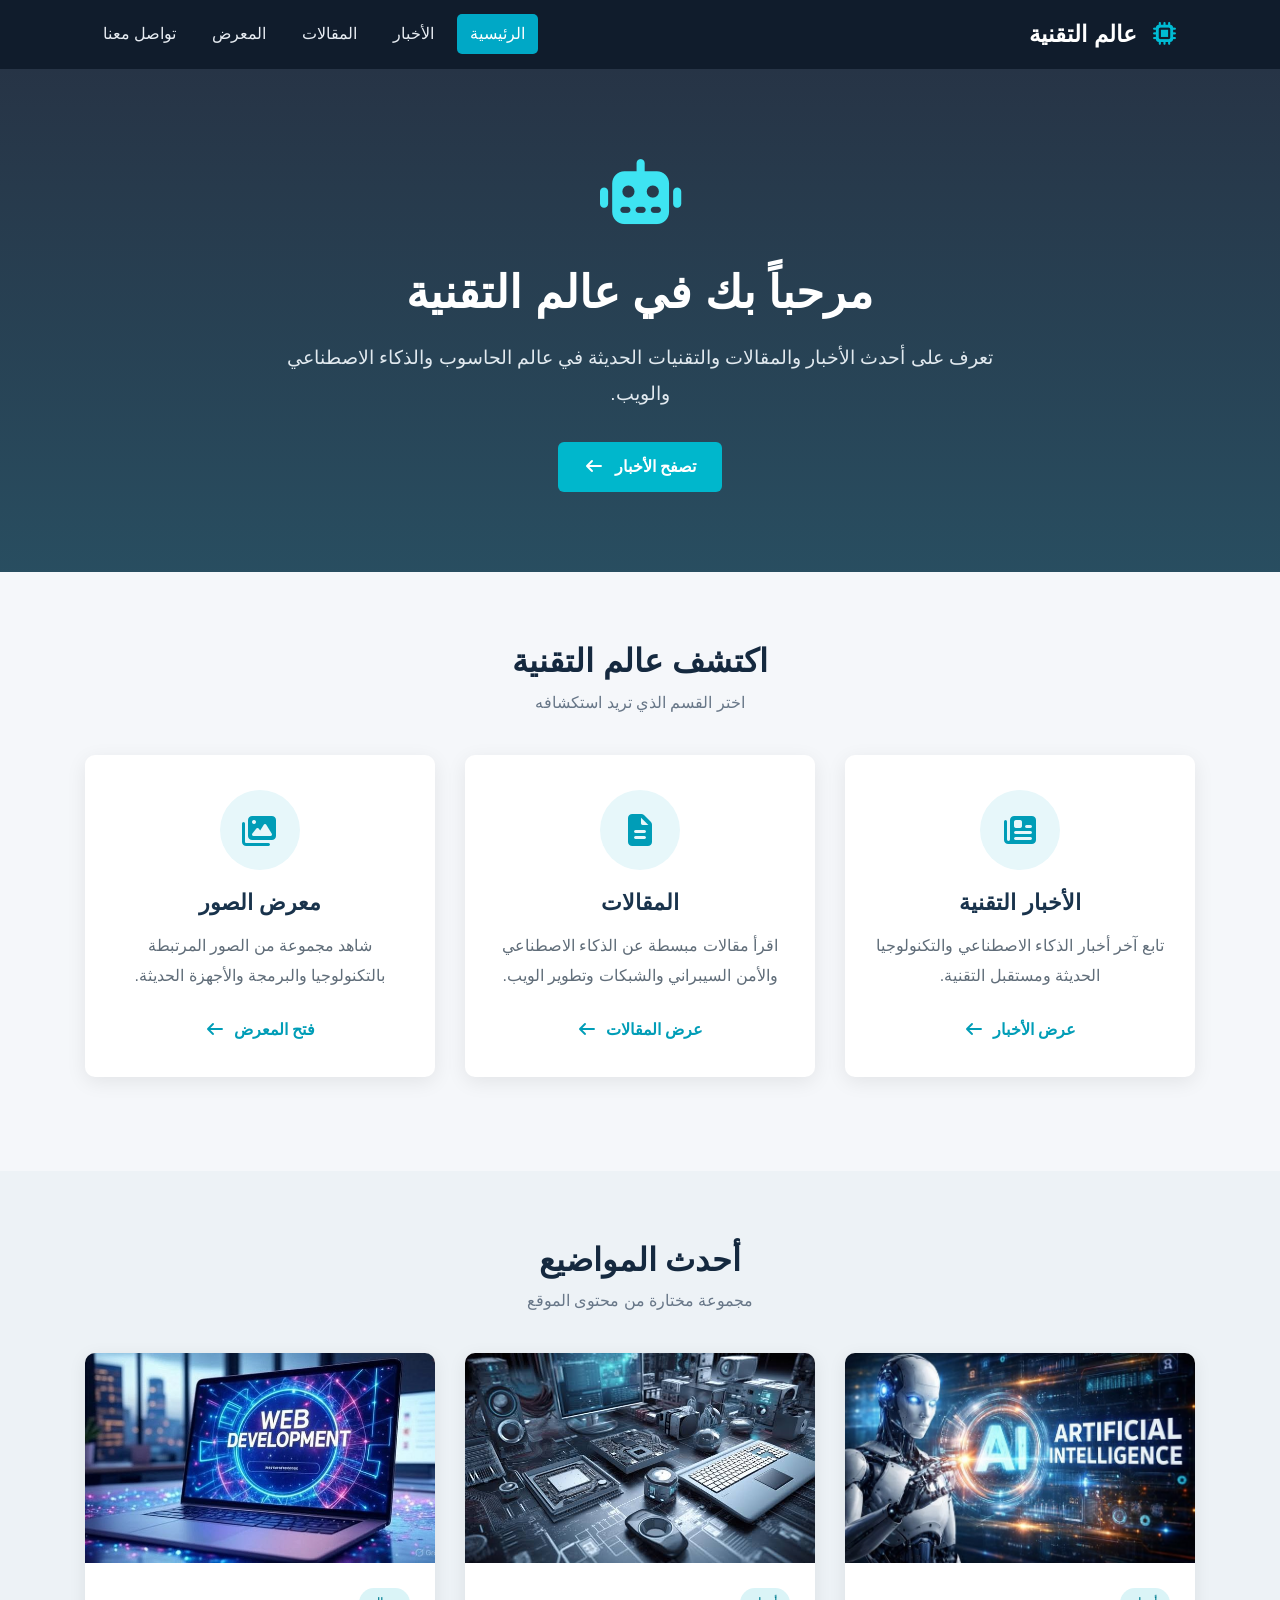
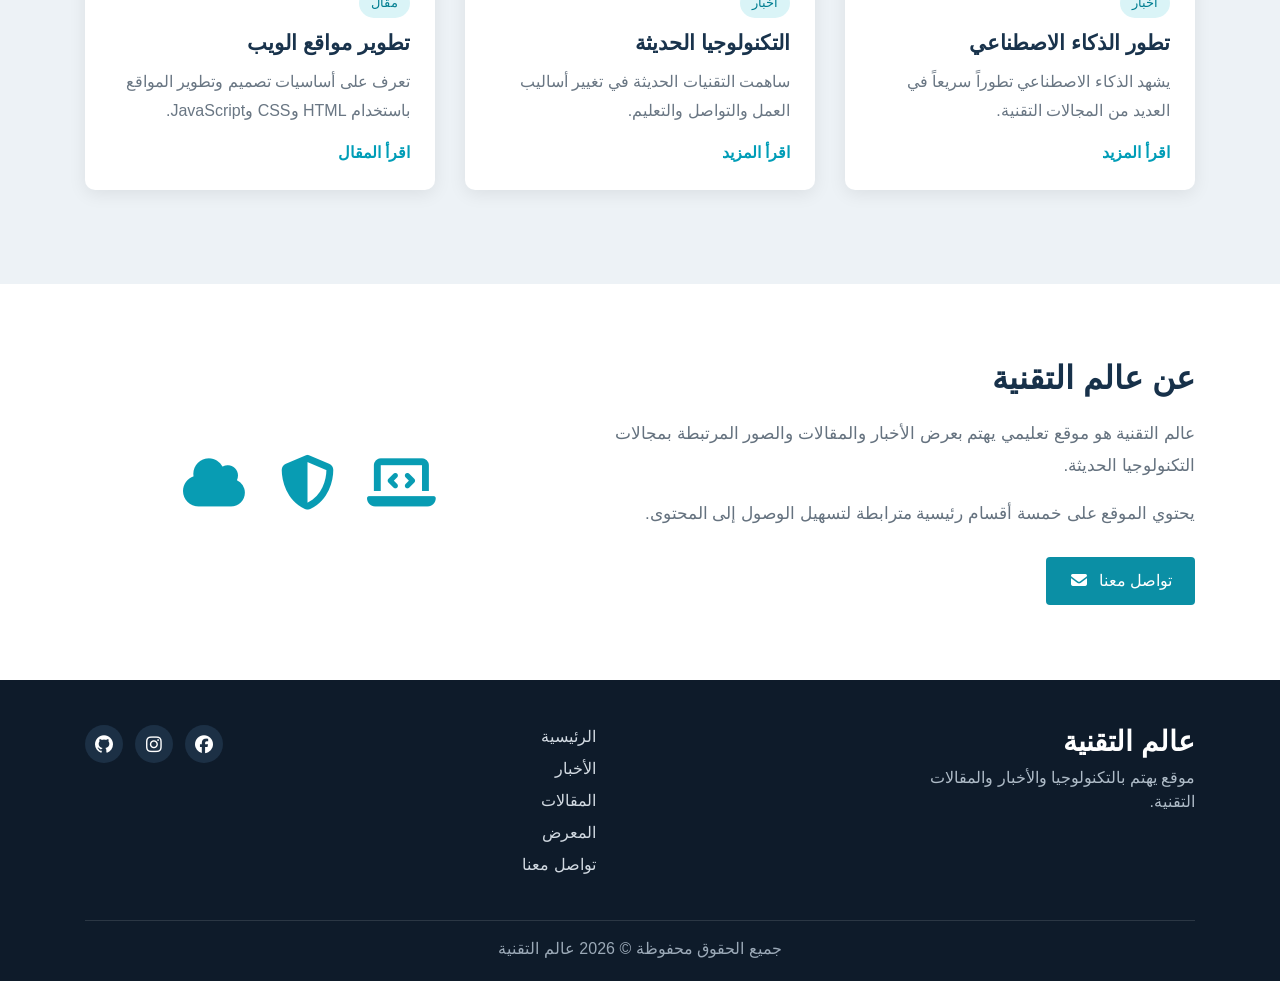
<file: index.html>
<!DOCTYPE html>
<html lang="ar" dir="rtl">

<head>
    <meta charset="UTF-8">

    <meta name="viewport"
          content="width=device-width, initial-scale=1.0">

    <title>عالم التقنية | الرئيسية</title>

    <!-- Bootstrap -->
    <link rel="stylesheet"
          href="bootstrap/css/bootstrap.min.css">

    <!-- Font Awesome -->
    <link rel="stylesheet"
          href="fontawesome/css/all.min.css">

    <!-- CSS الخاص بالصفحة -->
    <link rel="stylesheet"
          href="css/home.css">
</head>

<body>


<!-- =========================
     شريط التنقل
========================= -->

<nav class="navbar navbar-expand-lg navbar-dark main-navbar">

    <div class="container">

        <a class="navbar-brand"
           href="index.html">

            <i class="fa-solid fa-microchip"></i>

            عالم التقنية

        </a>


        <!-- زر القائمة في الهاتف -->

        <button class="navbar-toggler"
                type="button"
                data-toggle="collapse"
                data-target="#mainMenu"
                aria-controls="mainMenu"
                aria-expanded="false"
                aria-label="فتح القائمة">

            <span class="navbar-toggler-icon"></span>

        </button>


        <div class="collapse navbar-collapse"
             id="mainMenu">

            <ul class="navbar-nav mr-auto">

                <li class="nav-item active">


                    <a class="nav-link"
                       href="index.html">

                        الرئيسية

                    </a>

                </li>


                <li class="nav-item">

                    <a class="nav-link"
                       href="html/news.html">

                        الأخبار

                    </a>

                </li>


                <li class="nav-item">

                    <a class="nav-link"
                       href="html/articles.html">

                        المقالات

                    </a>

                </li>


                <li class="nav-item">

                    <a class="nav-link"
                       href="html/gallery.html">

                        المعرض

                    </a>

                </li>


                <li class="nav-item">

                    <a class="nav-link"
                       href="html/contact.html">

                        تواصل معنا

                    </a>

                </li>

            </ul>

        </div>

    </div>

</nav>



<!-- =========================
     واجهة الموقع
========================= -->

<header class="hero-section">

    <div class="container">

        <div class="hero-content">

            <div class="hero-icon">

                <i class="fa-solid fa-robot"></i>

            </div>

            <h1>
                مرحباً بك في عالم التقنية
            </h1>

            <p>
                تعرف على أحدث الأخبار والمقالات
                والتقنيات الحديثة في عالم الحاسوب
                والذكاء الاصطناعي والويب.
            </p>

            <a href="news.html"
               class="btn hero-btn">

                تصفح الأخبار

                <i class="fa-solid fa-arrow-left"></i>

            </a>

        </div>

    </div>

</header>



<!-- =========================
     الأقسام الرئيسية
========================= -->

<section class="services-section">

    <div class="container">

        <div class="section-heading">

            <h2>
                اكتشف عالم التقنية
            </h2>

            <p>
                اختر القسم الذي تريد استكشافه
            </p>

        </div>


        <div class="row">


            <!-- الأخبار -->

            <div class="col-md-4 mb-4">

                <div class="service-card">

                    <div class="service-icon">

                        <i class="fa-solid fa-newspaper"></i>

                    </div>

                    <h3>
                        الأخبار التقنية
                    </h3>

                    <p>
                        تابع آخر أخبار الذكاء الاصطناعي
                        والتكنولوجيا الحديثة
                        ومستقبل التقنية.
                    </p>

                    <a href="html/news.html"
                       class="card-link">

                        عرض الأخبار

                        <i class="fa-solid fa-arrow-left"></i>

                    </a>

                </div>

            </div>



            <!-- المقالات -->

            <div class="col-md-4 mb-4">

                <div class="service-card">

                    <div class="service-icon">

                        <i class="fa-solid fa-file-lines"></i>

                    </div>

                    <h3>
                        المقالات
                    </h3>

                    <p>
                        اقرأ مقالات مبسطة عن الذكاء
                        الاصطناعي والأمن السيبراني
                        والشبكات وتطوير الويب.
                    </p>

                    <a href="html/articles.html"
                       class="card-link">

                        عرض المقالات

                        <i class="fa-solid fa-arrow-left"></i>

                    </a>

                </div>

            </div>



            <!-- المعرض -->

            <div class="col-md-4 mb-4">

                <div class="service-card">

                    <div class="service-icon">

                        <i class="fa-solid fa-images"></i>

                    </div>

                    <h3>
                        معرض الصور
                    </h3>

                    <p>
                        شاهد مجموعة من الصور
                        المرتبطة بالتكنولوجيا
                        والبرمجة والأجهزة الحديثة.
                    </p>

                    <a href="html/gallery.html"
                       class="card-link">

                        فتح المعرض

                        <i class="fa-solid fa-arrow-left"></i>

                    </a>

                </div>

            </div>


        </div>

    </div>

</section>



<!-- =========================
     أحدث المواضيع
========================= -->

<section class="latest-section">

    <div class="container">

        <div class="section-heading">

            <h2>
                أحدث المواضيع
            </h2>

            <p>
                مجموعة مختارة من محتوى الموقع
            </p>

        </div>


        <div class="row">


            <!-- الموضوع الأول -->

            <div class="col-md-4 mb-4">

                <div class="topic-card">

                    <div class="topic-image">

                        <img src="images/AI.jpg"
                             alt="الذكاء الاصطناعي">

                    </div>

                    <div class="topic-content">

                        <span class="topic-type">
                            أخبار
                        </span>

                        <h3>
                            تطور الذكاء الاصطناعي
                        </h3>

                        <p>
                            يشهد الذكاء الاصطناعي
                            تطوراً سريعاً في العديد
                            من المجالات التقنية.
                        </p>

                        <a href="html/news.html">
                            اقرأ المزيد
                        </a>

                    </div>

                </div>

            </div>



            <!-- الموضوع الثاني -->

            <div class="col-md-4 mb-4">

                <div class="topic-card">

                    <div class="topic-image">

                        <img src="images/news3.jpeg"
                             alt="التكنولوجيا الحديثة">

                    </div>

                    <div class="topic-content">

                        <span class="topic-type">
                            أخبار
                        </span>

                        <h3>
                            التكنولوجيا الحديثة
                        </h3>

                        <p>
                            ساهمت التقنيات الحديثة
                            في تغيير أساليب العمل
                            والتواصل والتعليم.
                        </p>

                        <a href="html/news.html">
                            اقرأ المزيد
                        </a>

                    </div>

                </div>

            </div>



            <!-- الموضوع الثالث -->

            <div class="col-md-4 mb-4">

                <div class="topic-card">

                    <div class="topic-image">

                        <img src="images/Web (1).jpg"
                             alt="تطوير مواقع الويب">

                    </div>

                    <div class="topic-content">

                        <span class="topic-type">
                            مقال
                        </span>

                        <h3>
                            تطوير مواقع الويب
                        </h3>

                        <p>
                            تعرف على أساسيات تصميم
                            وتطوير المواقع باستخدام
                            HTML وCSS وJavaScript.
                        </p>

                        <a href="html/articles.html#article6">
                            اقرأ المقال
                        </a>

                    </div>

                </div>

            </div>


        </div>

    </div>

</section>



<!-- =========================
     معلومات الموقع
========================= -->

<section class="about-section">

    <div class="container">

        <div class="row align-items-center">

            <div class="col-md-7">

                <h2>
                    عن عالم التقنية
                </h2>

                <p>
                    عالم التقنية هو موقع تعليمي
                    يهتم بعرض الأخبار والمقالات
                    والصور المرتبطة بمجالات
                    التكنولوجيا الحديثة.
                </p>

                <p>
                    يحتوي الموقع على خمسة أقسام
                    رئيسية مترابطة لتسهيل الوصول
                    إلى المحتوى.
                </p>


                <a href="contact.html"
                   class="btn about-btn">

                    تواصل معنا

                    <i class="fa-solid fa-envelope"></i>

                </a>

            </div>


            <div class="col-md-5">

                <div class="about-icons">

                    <i class="fa-solid fa-laptop-code"></i>

                    <i class="fa-solid fa-shield-halved"></i>

                    <i class="fa-solid fa-cloud"></i>

                </div>

            </div>

        </div>

    </div>

</section>



<!-- =========================
     Footer
========================= -->

<footer>

    <div class="container">

        <div class="footer-content">

            <div>

                <h3>
                    عالم التقنية
                </h3>

                <p>
                    موقع يهتم بالتكنولوجيا
                    والأخبار والمقالات التقنية.
                </p>

            </div>


            <div class="footer-links">

                <a href="index.html">
                    الرئيسية
                </a>

                <a href="html/news.html">
                    الأخبار
                </a>

                <a href="html/articles.html">
                    المقالات
                </a>

                <a href="html/gallery.html">
                    المعرض
                </a>

                <a href="html/contact.html">
                    تواصل معنا
                </a>

            </div>


            <div class="social-icons">

                <a href="www.Facebook.com"
                   aria-label="Facebook">

                    <i class="fa-brands fa-facebook"></i>

                </a>

                <a href="www.Instagram.com"
                   aria-label="Instagram">

                    <i class="fa-brands fa-instagram"></i>

                </a>

                <a href="www.GitHub.com"
                   aria-label="GitHub">

                    <i class="fa-brands fa-github"></i>

                </a>

            </div>

        </div>


        <hr>


        <p class="copyright">
            جميع الحقوق محفوظة &copy; 2026 عالم التقنية
        </p>

    </div>

</footer>



<!-- =========================
     JavaScript
========================= -->

<!-- jQuery -->
<script src="jquery/jquery.min.js"></script>

<!-- Bootstrap 4 -->
<script src="bootstrap/js/bootstrap.bundle.min.js"></script>


</body>

</html>
</file>
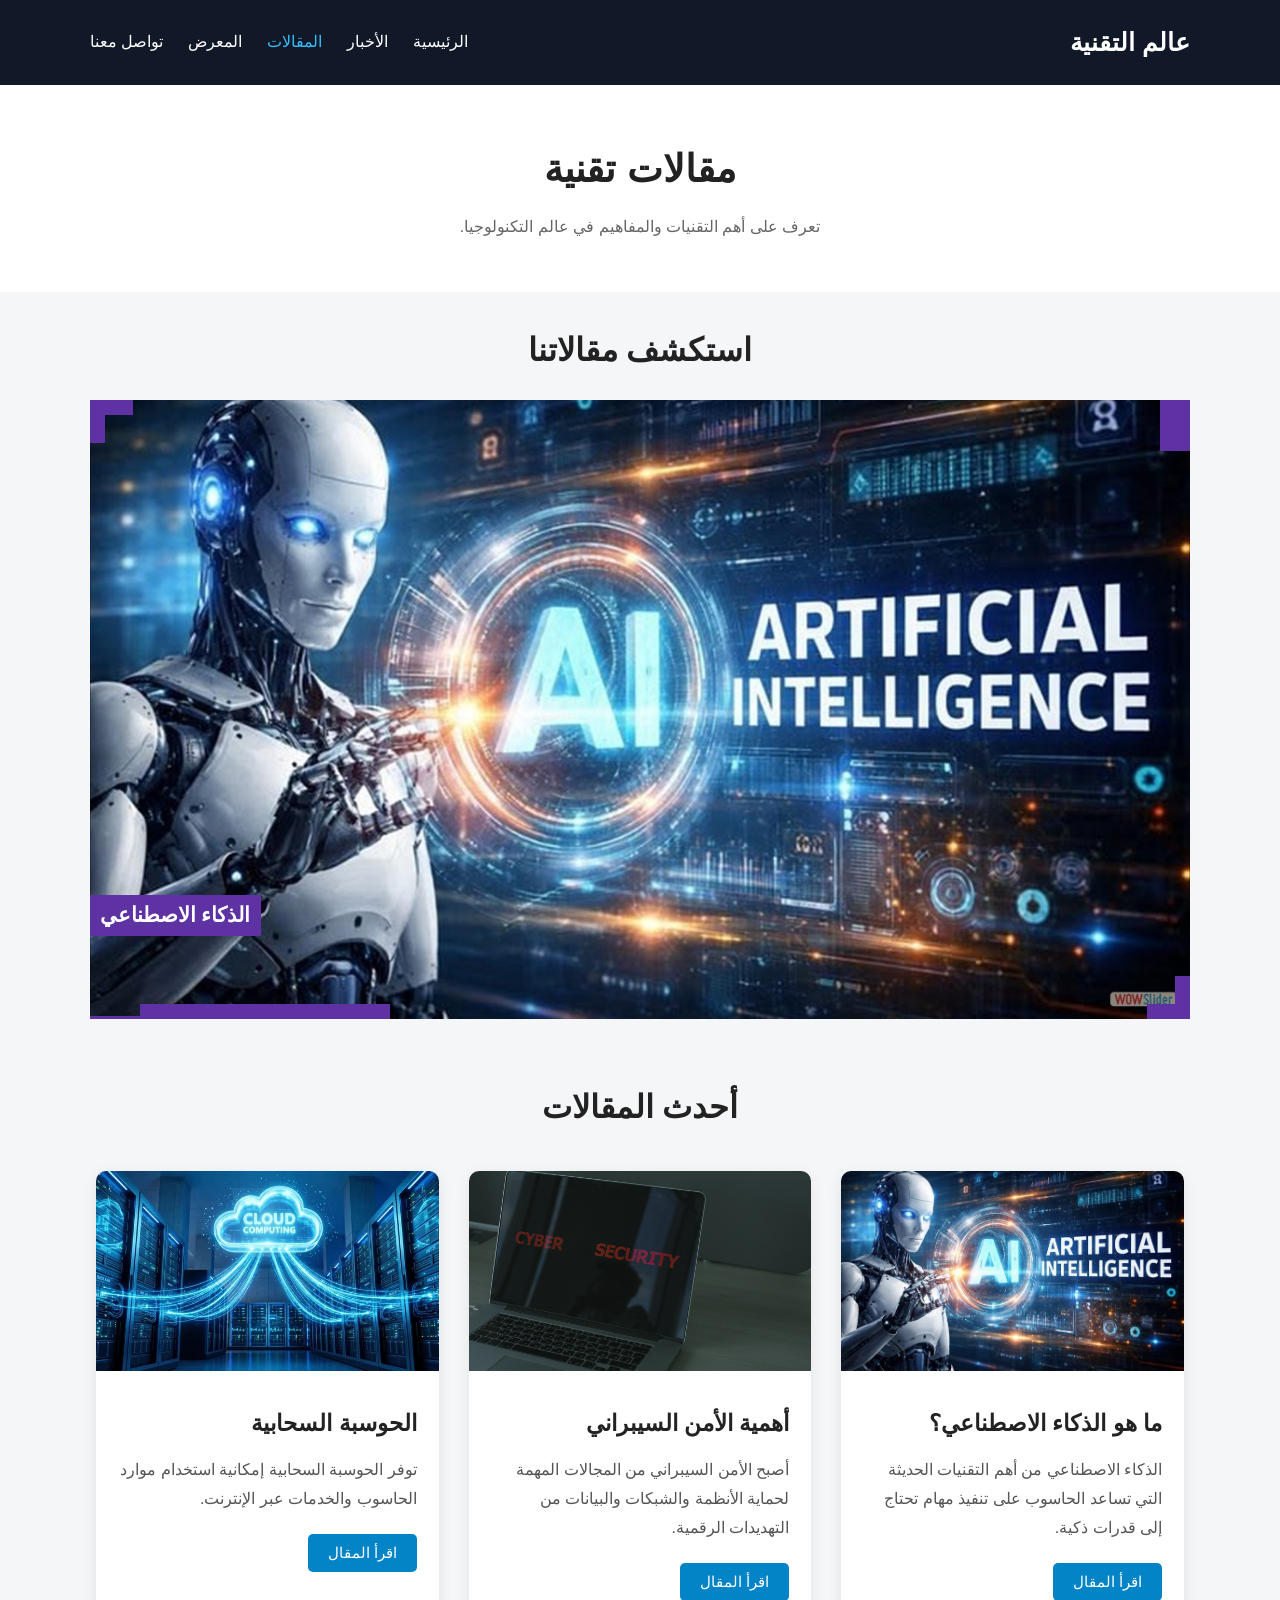
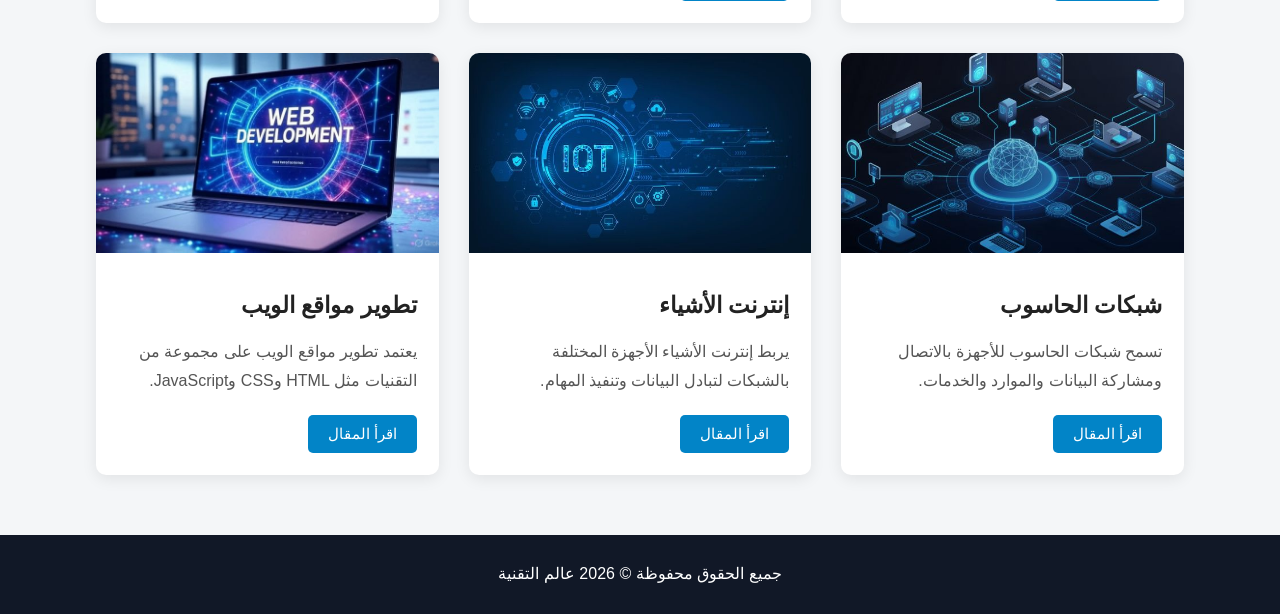
<file: html/articles.html>
<!DOCTYPE html>
<html lang="ar" dir="rtl">

<head>

    <meta charset="UTF-8">

    <meta name="viewport"
          content="width=device-width, initial-scale=1.0">

    <title>مقالات التقنية</title>

    <link rel="stylesheet" href="../css/articles.css">

    <!-- =========================
         WOWSlider
    ========================== -->

    <link rel="stylesheet"
          type="text/css"
          href="engine1/style.css">

</head>

<body>


    <!-- =========================
         شريط التنقل
    ========================== -->

    <header class="header">

        <div class="logo">
            عالم التقنية
        </div>

        <nav>

            <a href="../index.html">
                الرئيسية
            </a>

            <a href="news.html">
                الأخبار
            </a>

            <a href="articles.html" class="active">
                المقالات
            </a>

            <a href="gallery.html">
                المعرض
            </a>

            <a href="contact.html">
                تواصل معنا
            </a>

        </nav>

    </header>


    <!-- =========================
         عنوان الصفحة
    ========================== -->

    <section class="page-title">

        <h1>
            مقالات تقنية
        </h1>

        <p>
            تعرف على أهم التقنيات والمفاهيم في عالم التكنولوجيا.
        </p>

    </section>


    <!-- =========================
         WOWSlider
    ========================== -->

    <section class="slider-section">

        <h2 class="section-title">
            استكشف مقالاتنا
        </h2>


        <div id="wowslider-container1">

            <div class="ws_images">

                <ul>

                    <!-- المقال الأول -->

                    <li>

                        <a href="#article1">

                            <img src="data1/images/ai.jpg"
                                 alt="الذكاء الاصطناعي"
                                 title="الذكاء الاصطناعي"
                                 id="wows1_0">

                        </a>

                    </li>


                    <!-- المقال الثاني -->

                    <li>

                        <a href="#article2">

                            <img src="data1/images/cys.jpg"
                                 alt="الأمن السيبراني"
                                 title="الأمن السيبراني"
                                 id="wows1_1">

                        </a>

                    </li>


                    <!-- المقال الثالث -->

                    <li>

                        <a href="#article3">

                            <img src="data1/images/cloud.jpg"
                                 alt="الحوسبة السحابية"
                                 title="الحوسبة السحابية"
                                 id="wows1_2">

                        </a>

                    </li>


                    <!-- المقال الرابع -->

                    <li>

                        <a href="#article4">

                            <img src="data1/images/network.jpg"
                                 alt="شبكات الحاسوب"
                                 title="شبكات الحاسوب"
                                 id="wows1_3">

                        </a>

                    </li>


                    <!-- المقال الخامس -->

                    <li>

                        <a href="#article5">

                            <img src="data1/images/iot.jpg"
                                 alt="إنترنت الأشياء"
                                 title="إنترنت الأشياء"
                                 id="wows1_4">

                        </a>

                    </li>


                    <!-- المقال السادس -->

                    <li>

                        <a href="#article6">

                            <img src="data1/images/web_1.jpg"
                                 alt="تطوير مواقع الويب"
                                 title="تطوير مواقع الويب"
                                 id="wows1_5">

                        </a>

                    </li>

                </ul>

            </div>


            <!-- أزرار التنقل -->

            <div class="ws_bullets">

                <div>

                    <a href="#wows1_0"
                       title="الذكاء الاصطناعي">
                        <span>
                            1
                        </span>
                    </a>

                    <a href="#wows1_1"
                       title="الأمن السيبراني">
                        <span>
                            2
                        </span>
                    </a>

                    <a href="#wows1_2"
                       title="الحوسبة السحابية">
                        <span>
                            3
                        </span>
                    </a>

                    <a href="#wows1_3"
                       title="شبكات الحاسوب">
                        <span>
                            4
                        </span>
                    </a>

                    <a href="#wows1_4"
                       title="إنترنت الأشياء">
                        <span>
                            5
                        </span>
                    </a>

                    <a href="#wows1_5"
                       title="تطوير مواقع الويب">
                        <span>
                            6
                        </span>
                    </a>

                </div>

            </div>


            <div class="ws_shadow"></div>

        </div>

    </section>


    <!-- =========================
         المقالات
    ========================== -->

    <main class="articles-container">

        <h2 class="section-title">
            أحدث المقالات
        </h2>


        <!-- =========================
             شبكة المقالات
        ========================== -->

        <section class="articles-grid">


            <!-- المقال الأول -->

            <article class="article-card" id="article1">

                <img src="../images/AI.jpg"
                     alt="الذكاء الاصطناعي">

                <div class="article-content">

                    <h2>
                        ما هو الذكاء الاصطناعي؟
                    </h2>

                    <p>
                        الذكاء الاصطناعي من أهم التقنيات
                        الحديثة التي تساعد الحاسوب على
                        تنفيذ مهام تحتاج إلى قدرات ذكية.
                    </p>

                    <p class="more-text">

                        يعتمد الذكاء الاصطناعي على مجموعة
                        من الخوارزميات والبيانات التي تمكن
                        الأنظمة من تحليل المعلومات والتعرف
                        على الأنماط واتخاذ القرارات.

                        وتستخدم هذه التقنية في مجالات
                        مختلفة مثل التعليم والطب والأعمال
                        والبرمجة.

                    </p>

                    <button class="read-more">
                        اقرأ المقال
                    </button>

                </div>

            </article>


            <!-- المقال الثاني -->

            <article class="article-card" id="article2">

                <img src="../images/CYS.jpg"
                     alt="الأمن السيبراني">

                <div class="article-content">

                    <h2>
                        أهمية الأمن السيبراني
                    </h2>

                    <p>
                        أصبح الأمن السيبراني من المجالات
                        المهمة لحماية الأنظمة والشبكات
                        والبيانات من التهديدات الرقمية.
                    </p>

                    <p class="more-text">

                        يعتمد الأمن السيبراني على مجموعة
                        من الإجراءات والتقنيات التي تساعد
                        على حماية المعلومات والأنظمة.

                        ومن أهم عناصره استخدام كلمات مرور
                        قوية وتحديث البرامج وحماية الشبكات
                        والتعامل بحذر مع الروابط والملفات.

                    </p>

                    <button class="read-more">
                        اقرأ المقال
                    </button>

                </div>

            </article>


            <!-- المقال الثالث -->

            <article class="article-card" id="article3">

                <img src="../images/Cloud.jpg"
                     alt="الحوسبة السحابية">

                <div class="article-content">

                    <h2>
                        الحوسبة السحابية
                    </h2>

                    <p>
                        توفر الحوسبة السحابية إمكانية
                        استخدام موارد الحاسوب والخدمات
                        عبر الإنترنت.
                    </p>

                    <p class="more-text">

                        تساعد الحوسبة السحابية المستخدمين
                        والمؤسسات على تخزين البيانات
                        وتشغيل التطبيقات والوصول إلى
                        الموارد دون الحاجة إلى امتلاك
                        جميع المعدات محليًا.

                    </p>

                    <button class="read-more">
                        اقرأ المقال
                    </button>

                </div>

            </article>


            <!-- المقال الرابع -->

            <article class="article-card" id="article4">

                <img src="../images/Network.jpg"
                     alt="شبكات الحاسوب">

                <div class="article-content">

                    <h2>
                        شبكات الحاسوب
                    </h2>

                    <p>
                        تسمح شبكات الحاسوب للأجهزة
                        بالاتصال ومشاركة البيانات
                        والموارد والخدمات.
                    </p>

                    <p class="more-text">

                        تتكون الشبكات من مجموعة من الأجهزة
                        ووسائط الاتصال والبروتوكولات التي
                        تسمح بتبادل البيانات.

                        وتختلف الشبكات حسب حجمها وطريقة
                        استخدامها، مثل الشبكات المحلية
                        والشبكات الواسعة والشبكات اللاسلكية.

                    </p>

                    <button class="read-more">
                        اقرأ المقال
                    </button>

                </div>

            </article>


            <!-- المقال الخامس -->

            <article class="article-card" id="article5">

                <img src="../images/IOT.jpg"
                     alt="إنترنت الأشياء">

                <div class="article-content">

                    <h2>
                        إنترنت الأشياء
                    </h2>

                    <p>
                        يربط إنترنت الأشياء الأجهزة
                        المختلفة بالشبكات لتبادل البيانات
                        وتنفيذ المهام.
                    </p>

                    <p class="more-text">

                        يمكن استخدام إنترنت الأشياء في
                        المنازل والمصانع والمدن الذكية
                        والزراعة وغيرها من المجالات.

                        وتساعد الأجهزة المتصلة على جمع
                        البيانات وتحليلها واستخدامها
                        لتحسين الخدمات.

                    </p>

                    <button class="read-more">
                        اقرأ المقال
                    </button>

                </div>

            </article>


            <!-- المقال السادس -->

            <article class="article-card" id="article6">

                <img src="../images/Web (1).jpg"
                     alt="تطوير الويب">

                <div class="article-content">

                    <h2>
                        تطوير مواقع الويب
                    </h2>

                    <p>
                        يعتمد تطوير مواقع الويب على
                        مجموعة من التقنيات مثل HTML
                        وCSS وJavaScript.
                    </p>

                    <p class="more-text">

                        تستخدم HTML لبناء هيكل الصفحة،
                        بينما تستخدم CSS لتنسيق وتصميم
                        العناصر، ويمكن استخدام JavaScript
                        لإضافة التفاعل إلى الموقع.

                        كما توجد مكتبات وأطر عمل تساعد
                        المطورين على بناء مواقع أكثر
                        تفاعلية واستجابة.

                    </p>

                    <button class="read-more">
                        اقرأ المقال
                    </button>

                </div>

            </article>

        </section>

    </main>


    <!-- =========================
         تذييل الصفحة
    ========================== -->

    <footer>

        <p>
            جميع الحقوق محفوظة &copy; 2026 عالم التقنية
        </p>

    </footer>


    <!-- =========================
         jQuery المحلية
    ========================== -->

    <script src="../jquery/jquery.min.js"></script>

    <!-- WOWSlider -->

    <script src="engine1/wowslider.js"></script>

    <script src="engine1/script.js"></script>

    <!-- JavaScript الخاص بالمقالات -->

    <script src="../js/articles.js"></script>


</body>

</html>
</file>
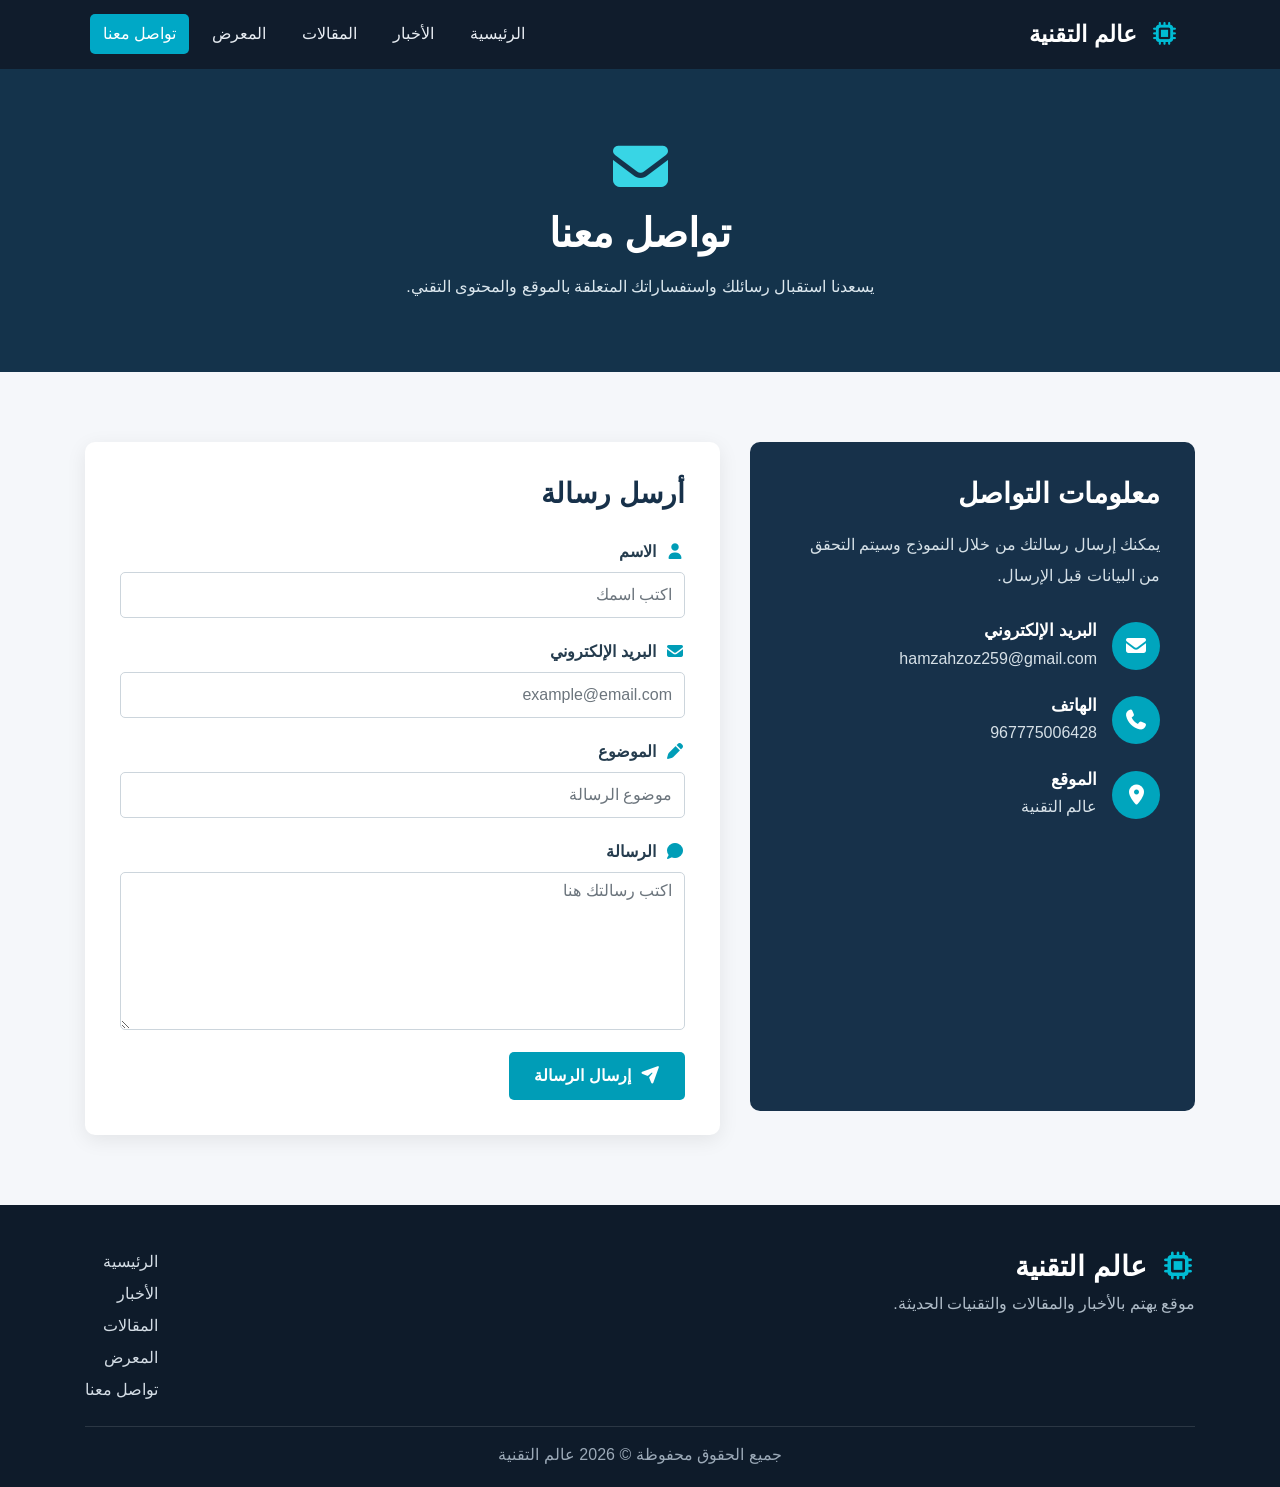
<file: html/contact.html>
<!DOCTYPE html>
<html lang="ar" dir="rtl">

<head>

    <meta charset="UTF-8">

    <meta name="viewport"
          content="width=device-width, initial-scale=1.0">

    <title>عالم التقنية | تواصل معنا</title>


    <!-- Bootstrap -->
    <link rel="stylesheet"
          href="../bootstrap/css/bootstrap.min.css">


    <!-- Font Awesome -->
    <link rel="stylesheet"
          href="../fontawesome/css/all.min.css">


    <!-- CSS الخاص بالصفحة -->
    <link rel="stylesheet"
          href="../css/contact.css">

</head>


<body>


<!-- =========================
     شريط التنقل
========================= -->

<nav class="navbar navbar-expand-lg navbar-dark main-navbar">

    <div class="container">

        <a class="navbar-brand"
           href="../index.html">

            <i class="fa-solid fa-microchip"></i>

            عالم التقنية

        </a>


        <button class="navbar-toggler"
                type="button"
                data-toggle="collapse"
                data-target="#mainMenu"
                aria-controls="mainMenu"
                aria-expanded="false"
                aria-label="فتح القائمة">

            <span class="navbar-toggler-icon"></span>

        </button>


        <div class="collapse navbar-collapse"
             id="mainMenu">

            <ul class="navbar-nav mr-auto">

                <li class="nav-item">

                    <a class="nav-link"
                       href="../index.html">

                        الرئيسية

                    </a>

                </li>


                <li class="nav-item">

                    <a class="nav-link"
                       href="news.html">

                        الأخبار

                    </a>

                </li>


                <li class="nav-item">

                    <a class="nav-link"
                       href="articles.html">

                        المقالات

                    </a>

                </li>


                <li class="nav-item">

                    <a class="nav-link"
                       href="gallery.html">

                        المعرض

                    </a>

                </li>


                <li class="nav-item active">

                    <a class="nav-link"
                       href="contact.html">

                        تواصل معنا

                    </a>

                </li>

            </ul>

        </div>

    </div>

</nav>



<!-- =========================
     عنوان الصفحة
========================= -->

<header class="contact-header">

    <div class="container">

        <i class="fa-solid fa-envelope header-icon"></i>

        <h1>
            تواصل معنا
        </h1>

        <p>
            يسعدنا استقبال رسائلك واستفساراتك
            المتعلقة بالموقع والمحتوى التقني.
        </p>

    </div>

</header>



<!-- =========================
     محتوى الصفحة
========================= -->

<section class="contact-section">

    <div class="container">

        <div class="row">


            <!-- معلومات التواصل -->

            <div class="col-lg-5 mb-4">

                <div class="contact-info">

                    <h2>
                        معلومات التواصل
                    </h2>


                    <p>
                        يمكنك إرسال رسالتك من خلال
                        النموذج وسيتم التحقق من
                        البيانات قبل الإرسال.
                    </p>



                    <div class="info-item">

                        <i class="fa-solid fa-envelope"></i>

                        <div>

                            <h3>
                                البريد الإلكتروني
                            </h3>

                            <p>
                                hamzahzoz259@gmail.com
                            </p>

                        </div>

                    </div>



                    <div class="info-item">

                        <i class="fa-solid fa-phone"></i>

                        <div>

                            <h3>
                                الهاتف
                            </h3>

                            <p>
                                967775006428
                            </p>

                        </div>

                    </div>



                    <div class="info-item">

                        <i class="fa-solid fa-location-dot"></i>

                        <div>

                            <h3>
                                الموقع
                            </h3>

                            <p>
                                عالم التقنية
                            </p>

                        </div>

                    </div>


                </div>

            </div>



            <!-- نموذج التواصل -->

            <div class="col-lg-7">

                <div class="form-box">

                    <h2>
                        أرسل رسالة
                    </h2>


                    <form id="contactForm"
                          novalidate>


                        <!-- الاسم -->

                        <div class="form-group">

                            <label for="name">

                                <i class="fa-solid fa-user"></i>

                                الاسم

                            </label>


                            <input type="text"
                                   id="name"
                                   class="form-control"
                                   placeholder="اكتب اسمك">


                            <small class="error-message"
                                   id="nameError">

                            </small>

                        </div>



                        <!-- البريد -->

                        <div class="form-group">

                            <label for="email">

                                <i class="fa-solid fa-envelope"></i>

                                البريد الإلكتروني

                            </label>


                            <input type="email"
                                   id="email"
                                   class="form-control"
                                   placeholder="example@email.com">


                            <small class="error-message"
                                   id="emailError">

                            </small>

                        </div>



                        <!-- الموضوع -->

                        <div class="form-group">

                            <label for="subject">

                                <i class="fa-solid fa-pen"></i>

                                الموضوع

                            </label>


                            <input type="text"
                                   id="subject"
                                   class="form-control"
                                   placeholder="موضوع الرسالة">


                            <small class="error-message"
                                   id="subjectError">

                            </small>

                        </div>



                        <!-- الرسالة -->

                        <div class="form-group">

                            <label for="message">

                                <i class="fa-solid fa-comment"></i>

                                الرسالة

                            </label>


                            <textarea id="message"
                                      class="form-control"
                                      rows="6"
                                      placeholder="اكتب رسالتك هنا"></textarea>


                            <small class="error-message"
                                   id="messageError">

                            </small>

                        </div>



                        <!-- زر الإرسال -->

                        <button type="submit"
                                class="send-btn">

                            <i class="fa-solid fa-paper-plane"></i>

                            إرسال الرسالة

                        </button>


                    </form>

                </div>

            </div>


        </div>

    </div>

</section>



<!-- =========================
     Toast Notification
========================= -->

<div id="toastMessage"
     class="toast-message">

    <i class="fa-solid fa-circle-check"></i>

    <span>
        تم إرسال رسالتك بنجاح
    </span>

</div>



<!-- =========================
     Footer
========================= -->

<footer>

    <div class="container">

        <div class="footer-content">


            <div>

                <h3>

                    <i class="fa-solid fa-microchip"></i>

                    عالم التقنية

                </h3>

                <p>
                    موقع يهتم بالأخبار والمقالات
                    والتقنيات الحديثة.
                </p>

            </div>



            <div class="footer-links">

                <a href="../index.html">
                    الرئيسية
                </a>

                <a href="news.html">
                    الأخبار
                </a>

                <a href="articles.html">
                    المقالات
                </a>

                <a href="gallery.html">
                    المعرض
                </a>

                <a href="contact.html">
                    تواصل معنا
                </a>

            </div>


        </div>


        <hr>


        <p class="copyright">
            جميع الحقوق محفوظة &copy; 2026 عالم التقنية
        </p>

    </div>

</footer>



<!-- =========================
     JavaScript
========================= -->

<script src="../jquery/jquery.min.js"></script>

<script src="../bootstrap/js/bootstrap.bundle.min.js"></script>

<script src="../js/contact.js"></script>


</body>

</html>
</file>
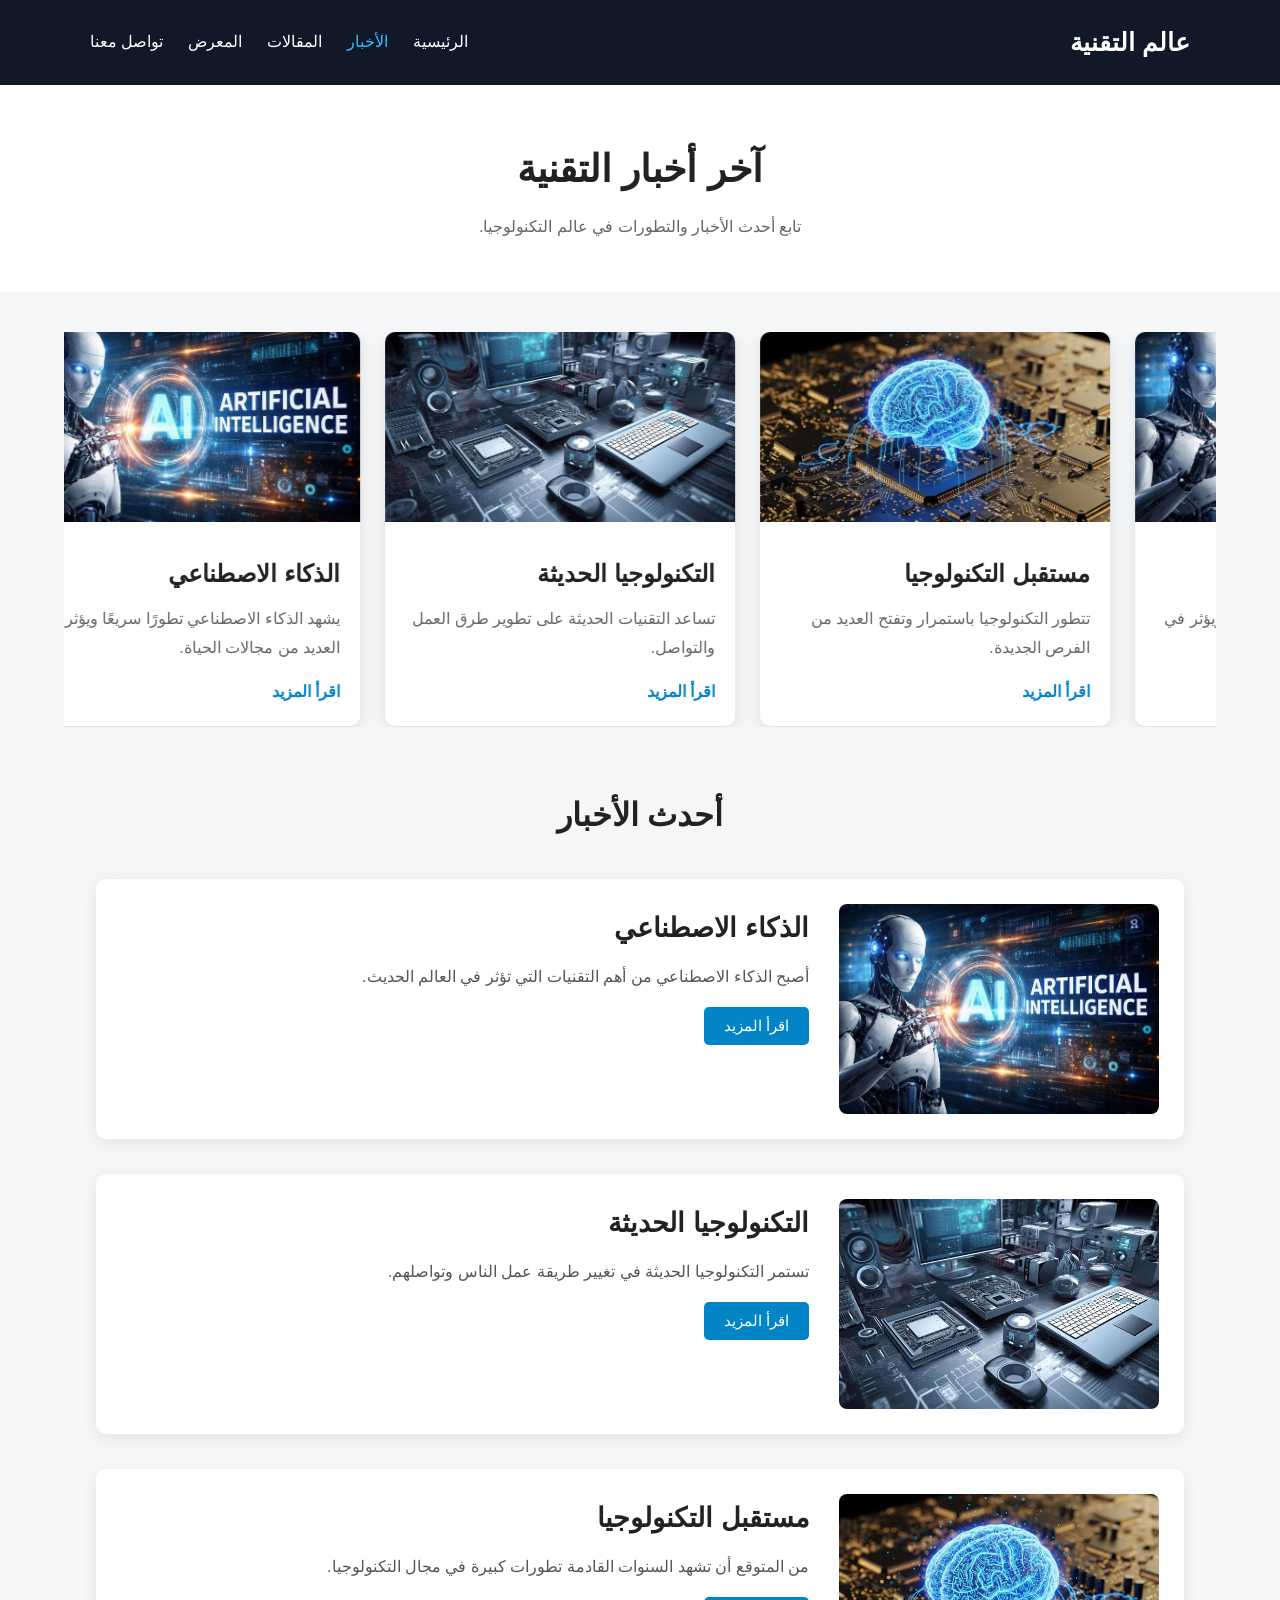
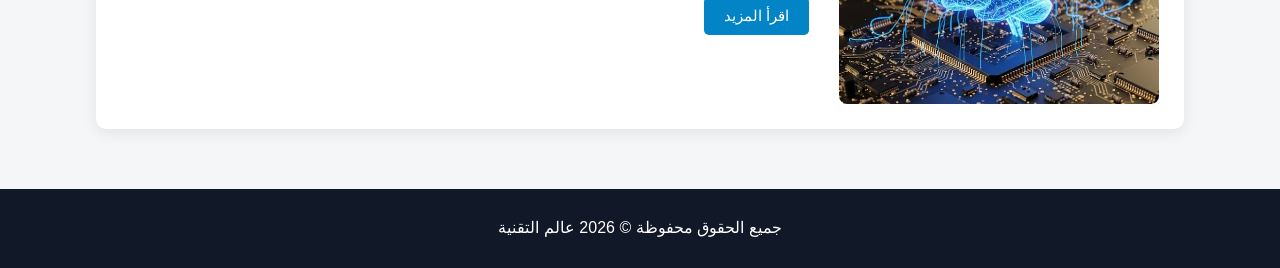
<file: html/news.html>
<!DOCTYPE html>
<html lang="ar" dir="rtl">

<head>

    <meta charset="UTF-8">

    <meta name="viewport"
          content="width=device-width, initial-scale=1.0">

    <title>أخبار التقنية</title>

    <link rel="stylesheet" href="../css/news.css">

</head>

<body>


    <!-- =========================
         شريط التنقل
    ========================== -->

    <header class="header">

        <div class="logo">
            عالم التقنية
        </div>

        <nav>

            <a href="../index.html">
                الرئيسية
            </a>

            <a href="news.html" class="active">
                الأخبار
            </a>

            <a href="articles.html">
                المقالات
            </a>

            <a href="gallery.html">
                المعرض
            </a>

            <a href="contact.html">
                تواصل معنا
            </a>

        </nav>

    </header>


    <!-- =========================
         عنوان الصفحة
    ========================== -->

    <section class="page-title">

        <h1>
            آخر أخبار التقنية
        </h1>

        <p>
            تابع أحدث الأخبار والتطورات في عالم التكنولوجيا.
        </p>

    </section>


    <!-- =========================
         شريط الأخبار المتحرك
    ========================== -->

    <section class="news-slider">

        <div class="news-track">


            <!-- الخبر 1 -->

            <article class="slider-card">

                <img src="../images/AI.jpg"
                     alt="الذكاء الاصطناعي">

                <div class="slider-content">

                    <h2>
                        الذكاء الاصطناعي
                    </h2>

                    <p>
                        يشهد الذكاء الاصطناعي تطورًا سريعًا
                        ويؤثر في العديد من مجالات الحياة.
                    </p>

                    <a href="#news1">
                        اقرأ المزيد
                    </a>

                </div>

            </article>


            <!-- الخبر 2 -->

            <article class="slider-card">

                <img src="../images/news3.jpeg"
                     alt="التكنولوجيا الحديثة">

                <div class="slider-content">

                    <h2>
                        التكنولوجيا الحديثة
                    </h2>

                    <p>
                        تساعد التقنيات الحديثة على تطوير
                        طرق العمل والتواصل.
                    </p>

                    <a href="#news2">
                        اقرأ المزيد
                    </a>

                </div>

            </article>


            <!-- الخبر 3 -->

            <article class="slider-card">

                <img src="../images/news2.jpeg"
                     alt="مستقبل التكنولوجيا">

                <div class="slider-content">

                    <h2>
                        مستقبل التكنولوجيا
                    </h2>

                    <p>
                        تتطور التكنولوجيا باستمرار وتفتح
                        العديد من الفرص الجديدة.
                    </p>

                    <a href="#news3">
                        اقرأ المزيد
                    </a>

                </div>

            </article>


            <!-- =========================
                 تكرار الأخبار للحركة
            ========================== -->


            <!-- الخبر 1 -->

            <article class="slider-card">

                <img src="../images/AI.jpg"
                     alt="الذكاء الاصطناعي">

                <div class="slider-content">

                    <h2>
                        الذكاء الاصطناعي
                    </h2>

                    <p>
                        يشهد الذكاء الاصطناعي تطورًا سريعًا
                        ويؤثر في العديد من مجالات الحياة.
                    </p>

                    <a href="#news1">
                        اقرأ المزيد
                    </a>

                </div>

            </article>


            <!-- الخبر 2 -->

            <article class="slider-card">

                <img src="../images/news3.jpeg"
                     alt="التكنولوجيا الحديثة">

                <div class="slider-content">

                    <h2>
                        التكنولوجيا الحديثة
                    </h2>

                    <p>
                        تساعد التقنيات الحديثة على تطوير
                        طرق العمل والتواصل.
                    </p>

                    <a href="#news2">
                        اقرأ المزيد
                    </a>

                </div>

            </article>


            <!-- الخبر 3 -->

            <article class="slider-card">

                <img src="../images/news2.jpeg"
                     alt="مستقبل التكنولوجيا">

                <div class="slider-content">

                    <h2>
                        مستقبل التكنولوجيا
                    </h2>

                    <p>
                        تتطور التكنولوجيا باستمرار وتفتح
                        العديد من الفرص الجديدة.
                    </p>

                    <a href="#news3">
                        اقرأ المزيد
                    </a>

                </div>

            </article> 

        </div>

    </section>


    <!-- =========================
         الأخبار الكاملة
    ========================== -->

    <main class="news-container">

        <h2 class="section-title">
            أحدث الأخبار
        </h2>


        <!-- =========================
             الخبر الأول
        ========================== -->

        <article class="news-item" id="news1">

            <img src="../images/AI.jpg"
                 alt="الذكاء الاصطناعي">

            <div class="news-content">

                <h2>
                    الذكاء الاصطناعي
                </h2>

                <p class="short-text">

                    أصبح الذكاء الاصطناعي من أهم التقنيات
                    التي تؤثر في العالم الحديث.

                </p>

                <p class="more-text">

                    يشهد الذكاء الاصطناعي تطورًا مستمرًا،
                    وأصبح يستخدم في العديد من المجالات مثل
                    التعليم والأعمال والبرمجة وتحليل البيانات.

                    كما تساعد أنظمة الذكاء الاصطناعي على
                    تحليل كميات كبيرة من المعلومات وتقديم
                    حلول تساعد المستخدمين والمؤسسات.

                    ومن المتوقع أن يستمر تأثير هذه التقنية
                    في النمو خلال السنوات القادمة.

                </p>

                <button class="read-more">
                    اقرأ المزيد
                </button>

            </div>

        </article>


        <!-- =========================
             الخبر الثاني
        ========================== -->

        <article class="news-item" id="news2">

            <img src="../images/news3.jpeg"
                 alt="التكنولوجيا الحديثة">

            <div class="news-content">

                <h2>
                    التكنولوجيا الحديثة
                </h2>

                <p class="short-text">

                    تستمر التكنولوجيا الحديثة في تغيير
                    طريقة عمل الناس وتواصلهم.

                </p>

                <p class="more-text">

                    ساهمت الهواتف الذكية والحوسبة السحابية
                    والشبكات اللاسلكية وأنظمة الحاسوب الحديثة
                    في تغيير طريقة الوصول إلى المعلومات
                    والتواصل بين الأشخاص.

                    كما أصبحت هذه التقنيات مهمة للمؤسسات
                    والشركات لأنها تساعد على زيادة الإنتاجية
                    وتحسين الخدمات الرقمية.

                </p>

                <button class="read-more">
                    اقرأ المزيد
                </button>

            </div>

        </article>


        <!-- =========================
             الخبر الثالث
        ========================== -->

        <article class="news-item" id="news3">

            <img src="../images/news2.jpeg"
                 alt="مستقبل التكنولوجيا">

            <div class="news-content">

                <h2>
                    مستقبل التكنولوجيا
                </h2>

                <p class="short-text">

                    من المتوقع أن تشهد السنوات القادمة
                    تطورات كبيرة في مجال التكنولوجيا.

                </p>

                <p class="more-text">

                    يشمل مستقبل التكنولوجيا العديد من
                    المجالات مثل الذكاء الاصطناعي والأمن
                    السيبراني والروبوتات والحوسبة السحابية
                    والأجهزة المتصلة بالإنترنت.

                    ويمكن لهذه التقنيات أن تقدم حلولًا جديدة
                    في مجالات التعليم والأعمال والاتصالات
                    والخدمات المختلفة.

                </p>

                <button class="read-more">
                    اقرأ المزيد
                </button>

            </div>

        </article>

    </main>


    <!-- =========================
         Footer
    ========================== -->

    <footer>

        <p>
            جميع الحقوق محفوظة &copy; 2026 عالم التقنية
        </p>

    </footer>


    <!-- =========================
         jQuery
    ========================== -->

    <script src="../jquery/jquery.min.js"></script>

    <script src="../js/news.js"></script>


</body>

</html>
</file>
<file: css/home.css>
/* =========================
   إعدادات عامة
========================= */

* {
    box-sizing:border-box;
}

html {
    scroll-behavior: smooth;
}

body {
    margin: 0;
    padding: 0;
    direction: rtl;
    text-align: right;
    font-family: Tahoma, Arial, sans-serif;
    background-color: #f5f7fa;
    color: #222;
}

a {
     text-decoration: none; 
}

a:hover {
    text-decoration: none;
}



/* =========================
   Navbar
========================= */

.main-navbar {
    background-color: #101c2c;
     padding: 12px 0; 
}

.navbar-brand {
    font-size: 23px;
    font-weight: bold;
    color: #ffffff !important;
}

.navbar-brand i {
    margin-left: 7px;
    color: #00bcd4;
}

.navbar-nav {
    margin-right: auto;
    margin-left: 0 !important;
}

.navbar-nav .nav-item {
    margin: 0 5px;
}

.navbar-nav .nav-link {
    color: #e8edf3 !important;
    font-size: 16px;
    padding: 8px 13px !important;
    border-radius: 5px;
    transition: 0.3s;
}

.navbar-nav .nav-link:hover,
.navbar-nav .active .nav-link {
    color: #ffffff !important;
    background-color: #00a8c6;
}



/* =========================
   Hero
========================= */

.hero-section {
    min-height: 500px;
    display: flex;
    align-items: center;
    text-align: center;
    color: #ffffff;
    background:
        linear-gradient(
            rgba(10, 25, 45, 0.88),
            rgba(12, 54, 75, 0.88)
        );
}

.hero-content {
    max-width: 800px;
    margin: auto;
    padding: 80px 20px;
}

.hero-icon {
    font-size: 65px;
    color: #3ee4f2;
    margin-bottom: 20px;
}

.hero-content h1 {
    font-size: 45px;
    font-weight: bold;
    margin-bottom: 20px;
}

.hero-content p {
    font-size: 19px;
    line-height: 1.9;
    color: #e1e9ef;
    margin-bottom: 30px;
}

.hero-btn {
    background-color: #00b7cc;
    color: #ffffff;
    font-weight: bold;
    padding: 12px 25px;
    border-radius: 6px;
    transition: 0.3s;
}

.hero-btn:hover {
    background-color: #ffffff;
    color: #0c6373;
}

.hero-btn i {
    margin-right: 7px;
}



/* =========================
   العناوين
========================= */

.section-heading {
    text-align: center;
    margin-bottom: 40px;
}

.section-heading h2 {
    font-size: 32px;
    font-weight: bold;
    color: #15293f;
    margin-bottom: 10px;
}

.section-heading p {
    color: #687788;
}



/* =========================
   الأقسام
========================= */

.services-section {
    padding: 70px 0;
}

.service-card {
    height: 100%;
    text-align: center;
    background-color: #ffffff;
    padding: 35px 25px;
    border-radius: 10px;
    box-shadow: 0 5px 20px rgba(0, 0, 0, 0.08);
    transition: 0.3s;
}

.service-card:hover {
    transform: translateY(-8px);
    box-shadow: 0 10px 30px rgba(0, 0, 0, 0.13);
}

.service-icon {
    width: 80px;
    height: 80px;
    margin: 0 auto 20px;
    border-radius: 50%;
    display: flex;
    justify-content: center;
    align-items: center;
    background-color: #e7f7fa;
    color: #009db7;
    font-size: 32px;
}

.service-card h3 {
    font-size: 22px;
    font-weight: bold;
    color: #19334c;
    margin-bottom: 15px;
}

.service-card p {
    line-height: 1.9;
    color: #606d79;
}

.card-link {
    display: inline-block;
    margin-top: 10px;
    color: #009db7;
    font-weight: bold;
}

.card-link:hover {
    color: #006b80;
}

.card-link i {
    margin-right: 5px;
}



/* =========================
   أحدث المواضيع
========================= */

.latest-section {
    padding: 70px 0;
    background-color: #edf2f6;
}

.topic-card {
    height: 100%;
    overflow: hidden;
    border-radius: 10px;
    background-color: #ffffff;
    box-shadow: 0 4px 18px rgba(0, 0, 0, 0.08);
    transition: 0.3s;
}

.topic-card:hover {
    transform: translateY(-5px);
}

.topic-image {
    width: 100%;
    height: 210px;
    overflow: hidden;
}

.topic-image img {
    width: 100%;
    height: 100%;
    object-fit: cover;
    transition: 0.4s;
}

.topic-card:hover .topic-image img {
    transform: scale(1.06);
}

.topic-content {
    padding: 25px;
}

.topic-type {
    display: inline-block;
    background-color: #daf4f7;
    color: #007e91;
    border-radius: 20px;
    padding: 5px 12px;
    margin-bottom: 12px;
    font-size: 13px;
}

.topic-content h3 {
    font-size: 21px;
    font-weight: bold;
    color: #19334c;
    margin-bottom: 13px;
}

.topic-content p {
    color: #697683;
    line-height: 1.8;
}

.topic-content a {
    color: #009db7;
    font-weight: bold;
}

.topic-content a:hover {
    color: #005f71;
}



/* =========================
   عن الموقع
========================= */

.about-section {
    padding: 75px 0;
    background-color: #ffffff;
}

.about-section h2 {
    color: #17314a;
    font-size: 32px;
    font-weight: bold;
    margin-bottom: 20px;
}

.about-section p {
    font-size: 17px;
    line-height: 1.9;
    color: #65727f;
}

.about-btn {
    margin-top: 10px;
    padding: 11px 22px;
    background-color: #0b8fa5;
    color: #ffffff;
}

.about-btn:hover {
    background-color: #086d7e;
    color: #ffffff;
}

.about-btn i {
    margin-right: 5px;
}

.about-icons {
    min-height: 220px;
    display: flex;
    justify-content: center;
    align-items: center;
    gap: 25px;
    font-size: 55px;
    color: #089cb3;
}

.about-icons i {
    transition: 0.3s;
}

.about-icons i:hover {
    transform: translateY(-10px);
}



/* =========================
   Footer
========================= */

footer {
    background-color: #0e1b2a;
    color: #d7e0e8;
    padding: 45px 0 20px;
}

.footer-content {
    display: flex;
    justify-content: space-between;
    align-items: flex-start;
    gap: 30px;
}

.footer-content h3 {
    color: #ffffff;
    font-weight: bold;
}

.footer-content p {
    color: #aebbc7;
    max-width: 300px;
}

.footer-links {
    display: flex;
    flex-direction: column;
}

.footer-links a {
    color: #d2dae2;
    margin-bottom: 8px;
    transition: 0.3s;
}

.footer-links a:hover {
    color: #2cd9e7;
}

.social-icons {
    display: flex;
    gap: 12px;
}

.social-icons a {
    width: 38px;
    height: 38px;
    border-radius: 50%;
    display: flex;
    justify-content: center;
    align-items: center;
    background-color: #1c3045;
    color: #ffffff;
    font-size: 18px;
    transition: 0.3s;
}

.social-icons a:hover {
    background-color: #00a7bd;
    transform: translateY(-3px);
}

footer hr {
    border-color: rgba(255, 255, 255, 0.12);
    margin-top: 35px;
}

.copyright {
    text-align: center;
    margin: 0;
    color: #9ba9b7;
}



/* =========================
   Responsive
========================= */

@media (max-width: 768px) {

    .hero-section {
        min-height: 430px;
    }

    .hero-content h1 {
        font-size: 34px;
    }

    .hero-content p {
        font-size: 16px;
    }

    .section-heading h2 {
        font-size: 27px;
    }

    .footer-content {
        flex-direction: column;
        align-items: center;
        text-align: center;
    }

    .footer-links {
        align-items: center;
    }

    .about-icons {
        margin-top: 35px;
        min-height: 130px;
        font-size: 42px;
    }

}



@media (max-width: 480px) {

    .hero-content h1 {
        font-size: 28px;
    }

    .hero-icon {
        font-size: 50px;
    }

    .service-card {
        padding: 28px 18px;
    }

    .about-icons {
        gap: 15px;
        font-size: 35px;
    }

}
</file>
<file: css/articles.css>
/* =========================
   الإعدادات العامة
========================= */

* {
    margin: 0;
    padding: 0;
    box-sizing: border-box;
}


body {
    font-family: Arial, sans-serif;

    background-color: #f4f6f8;

    color: #222;

    line-height: 1.8;

    direction: rtl;
}


/* =========================
   شريط التنقل
========================= */

.header {
    background-color: #111827;

    color: white;

    display: flex;

    justify-content: space-between;

    align-items: center;

    padding: 20px 7%;
}


.logo {
    font-size: 25px;

    font-weight: bold;
}


nav {
    display: flex;

    gap: 25px;
}


nav a {
    color: white;

    text-decoration: none;

    font-size: 16px;

    transition: 0.3s;
}


nav a:hover,
nav a.active {  
    color: #38bdf8;
}


/* =========================
   عنوان الصفحة
========================= */

.page-title {
    text-align: center;

    padding: 50px 20px;

    background-color: white;
}


.page-title h1 {
    font-size: 38px;

    margin-bottom: 10px;
}


.page-title p {
    color: #666;
}


/* =========================
   قسم المقالات
========================= */

.articles-container {
    width: 85%;

    max-width: 1200px;

    margin: 60px auto;
}


.section-title {
    text-align: center;

    font-size: 32px;

    margin-bottom: 35px;
}


/* =========================
   CSS Grid
========================= */

.articles-grid {

    display: grid;

    grid-template-columns:
        repeat(3, 1fr);

    gap: 30px;
}


/* =========================
   بطاقة المقال
========================= */

.article-card {

    background-color: white;

    border-radius: 10px;

    overflow: hidden;

    box-shadow:
        0 4px 15px rgba(0, 0, 0, 0.08);

    transition: 0.3s;
}


.article-card:hover {

    transform: translateY(-5px);

    box-shadow:
        0 8px 20px rgba(0, 0, 0, 0.12);
}


/* صورة المقال */

.article-card img {

    width: 100%;

    height: 200px;

    object-fit: cover;
}


/* محتوى المقال */

.article-content {

    padding: 22px;

    text-align: right;
}


.article-content h2 {

    font-size: 23px;

    margin-bottom: 12px;
}


.article-content p {

    color: #555;

    margin-bottom: 10px;
}


/* النص المخفي */

.more-text {

    display: none;

    color: #444;
}


/* =========================
   زر اقرأ المقال
========================= */

.read-more {

    margin-top: 10px;

    padding: 10px 20px;

    border: none;

    border-radius: 5px;

    background-color: #0284c7;

    color: white;

    cursor: pointer;

    font-size: 15px;
}


.read-more:hover {

    background-color: #0369a1;
}


/* =========================
   Footer
========================= */

footer {

    text-align: center;

    background-color: #111827;

    color: white;

    padding: 25px;

    margin-top: 60px;
}


/* =========================
   Responsive
========================= */

@media (max-width: 900px) {

    .articles-grid {

        grid-template-columns:
            repeat(2, 1fr);

    }

}


@media (max-width: 600px) {

    .header {

        flex-direction: column;

        gap: 15px;

    }


    nav {

        gap: 12px;

        flex-wrap: wrap;

        justify-content: center;

    }


    .page-title h1 {

        font-size: 30px;

    }


    .articles-grid {

        grid-template-columns:
            1fr;

    }

}
/* =========================
   WOWSlider
========================= */

.slider-section {
    width: 90%;
    max-width: 1100px;
    margin: 30px auto 50px;
    text-align: center;
}

.slider-section .section-title {
    margin-bottom: 20px;
}


/* حاوية السلايدر */

#wowslider-container1 {
    width: 100%;
    max-width: 1000px;
    margin: 0 auto;
}


/* الروابط داخل السلايدر */

#wowslider-container1 .ws_images a {
    text-decoration: none;
}


/* الصور */

#wowslider-container1 .ws_images img {
    cursor: pointer;
}


/* عند الضغط على الصورة */

#wowslider-container1 .ws_images a:focus {
    outline: none;
}


/* المقال الذي ننتقل إليه */

.article-card {
    scroll-margin-top: 100px;
}


/* حركة بسيطة عند الوصول للمقال */

.article-card:target {
    scroll-margin-top: 100px;
}
</file>
<file: html/engine1/style.css>
/*
 *	generated by WOW Slider 9.0
 *	template Angular
 */
@import url(https://fonts.googleapis.com/css?family=Play&subset=latin,cyrillic,latin-ext);
#wowslider-container1 { 
	display: table;
	zoom: 1; 
	position: relative;
	width: 100%;
	max-width: 1280px;
	max-height:720px;
	margin:0px auto 0px;
	z-index:90;
	text-align:left; /* reset align=center */
	font-size: 10px;
	text-shadow: none; /* fix some user styles */

	/* reset box-sizing (to boostrap friendly) */
	-webkit-box-sizing: content-box;
	-moz-box-sizing: content-box;
	box-sizing: content-box; 
}
* html #wowslider-container1{ width:1280px }
#wowslider-container1 .ws_images ul{
	position:relative;
	width: 10000%; 
	height:100%;
	left:0;
	list-style:none;
	margin:0;
	padding:0;
	border-spacing:0;
	overflow: visible;
	/*table-layout:fixed;*/
}
#wowslider-container1 .ws_images ul li{
	position: relative;
	width:1%;
	height:100%;
	line-height:0; /*opera*/
	overflow: hidden;
	float:left;
	/*font-size:0;*/
	padding:0 0 0 0 !important;
	margin:0 0 0 0 !important;
}

#wowslider-container1 .ws_images{
	position: relative;
	left:0;
	top:0;
	height:100%;
	max-height:720px;
	max-width: 1280px;
	vertical-align: top;
	border:none;
	overflow: hidden;
}
#wowslider-container1 .ws_images ul a{
	width:100%;
	height:100%;
	max-height:720px;
	display:block;
	color:transparent;
}
#wowslider-container1 img{
	max-width: none !important;
}
#wowslider-container1 .ws_images .ws_list img,
#wowslider-container1 .ws_images > div > img{
	width:100%;
	border:none 0;
	max-width: none;
	padding:0;
	margin:0;
}
#wowslider-container1 .ws_images > div > img {
	max-height:720px;
}

#wowslider-container1 .ws_images iframe {
	position: absolute;
	z-index: -1;
}

#wowslider-container1 .ws-title > div {
	display: inline-block !important;
}

#wowslider-container1 a{ 
	text-decoration: none; 
	outline: none; 
	border: none; 
}

#wowslider-container1  .ws_bullets { 
	float: left;
	position:absolute;
	z-index:70;
}
#wowslider-container1  .ws_bullets div{
	position:relative;
	float:left;
	font-size: 0px;
}
/* compatibility with Joomla styles */
#wowslider-container1  .ws_bullets a {
	line-height: 0;
}

#wowslider-container1  .ws_script{
	display:none;
}
#wowslider-container1 sound, 
#wowslider-container1 object{
	position:absolute;
}

/* prevent some of users reset styles */
#wowslider-container1 .ws_effect {
	position: static;
	width: 100%;
	height: 100%;
}

#wowslider-container1 .ws_photoItem {
	border: 2em solid #fff;
	margin-left: -2em;
	margin-top: -2em;
}
#wowslider-container1 .ws_cube_side {
	background: #A6A5A9;
}


#wowslider-container1.ws_gestures {
	cursor: -webkit-grab;
	cursor: -moz-grab;
	cursor: url("[data-uri]"), move;
}
#wowslider-container1.ws_gestures.ws_grabbing {
	cursor: -webkit-grabbing;
	cursor: -moz-grabbing;
	cursor: url("[data-uri]"), move;
}

/* hide controls when video start play */
#wowslider-container1.ws_video_playing .ws_bullets,
#wowslider-container1.ws_video_playing .ws_fullscreen,
#wowslider-container1.ws_video_playing .ws_next,
#wowslider-container1.ws_video_playing .ws_prev {
	display: none;
}


/* youtube/vimeo buttons */
#wowslider-container1 .ws_video_btn {
	position: absolute;
	display: none;
	cursor: pointer;
	top: 0;
	left: 0;
	width: 100%;
	height: 100%;
	z-index: 55;
}
#wowslider-container1 .ws_video_btn.ws_youtube,
#wowslider-container1 .ws_video_btn.ws_vimeo {
	display: block;
}
#wowslider-container1 .ws_video_btn div {
	position: absolute;
	background-image: url(./playvideo.png);
	background-size: 200%;
	top: 50%;
	left: 50%;
	width: 7em;
	height: 5em;
	margin-left: -3.5em;
	margin-top: -2.5em;
}
#wowslider-container1 .ws_video_btn.ws_youtube div {
	background-position: 0 0;
}
#wowslider-container1 .ws_video_btn.ws_youtube:hover div {
	background-position: 100% 0;
}
#wowslider-container1 .ws_video_btn.ws_vimeo div {
	background-position: 0 100%;
}
#wowslider-container1 .ws_video_btn.ws_vimeo:hover div {
	background-position: 100% 100%;
}

#wowslider-container1 .ws_playpause.ws_hide {
	display: none !important;
}

#wowslider-container1 .ws_bullets a {
	width:50px;
	height:15px;
	float: left; 
	text-indent: -9999px; 
	position:relative;
	color:transparent;
}
#wowslider-container1 .ws_bullets a:after {
	content: '';
	position: absolute;
	display: block;
	background: #5f32a3;
	width:50px;
	height:15px;
	bottom: 0;
    -webkit-transition: all 0.2s;
    -moz-transition: all 0.2s;
    -o-transition: all 0.2s;
    transition: all 0.2s;
}
#wowslider-container1 .ws_bullets a.ws_selbull:after,
#wowslider-container1 .ws_bullets a:hover:after {
	height: 3px;
}

#wowslider-container1 a.ws_next, #wowslider-container1 a.ws_prev {
	position:absolute;
	z-index:60;
	height: 5em;
	width: 5em;
	background: none;
	border-style: solid;
	border-color: #5f32a3;
    -webkit-transition: all 0.2s;
    -moz-transition: all 0.2s;
    -o-transition: all 0.2s;
    transition: all 0.2s;
	background-size: 200%;
}
#wowslider-container1 a.ws_next{
	border-width: 0 15px 15px 0;
	bottom:0;
	right:0;
}
#wowslider-container1 a.ws_prev {
	border-width: 15px 0 0 15px;
	left:0;
	top:0;
}
#wowslider-container1 a.ws_next:hover{
	border-width: 0 3px 3px 0;
}
#wowslider-container1 a.ws_prev:hover {
	border-width: 3px 0 0 3px;
}

/*playpause*/
#wowslider-container1 .ws_playpause {
    position: absolute;
    top: 0;
    right: 0;
    z-index: 59;
}
#wowslider-container1 .ws_playpause {
	-webkit-transition: all 0.2s;
    -moz-transition: all 0.2s;
    -o-transition: all 0.2s;
    transition: all 0.2s;
	background-size: 100%;
}
#wowslider-container1 .ws_pause {
    width: 1.5em;
    height: 6em;
	border-style:solid;
	border-width:0 15px;
	border-color: #5f32a3;	
}
#wowslider-container1 .ws_pause:hover {
	width: 2em;
	border-width:0 3px;
}
#wowslider-container1 .ws_play {
    width: 5em;
    height: 5em;
    border-style:solid;
	border-width: 15px 15px 0 0;
	border-color: #5f32a3;
}
#wowslider-container1 .ws_play:hover {
	border-width: 3px 3px 0 0;
}

/* fullscreen button */
#wowslider-container1 .ws_fullscreen {
	color: #5f32a3;
	right: 3.3em;
	top: 0;
}/* bottom center */
#wowslider-container1  .ws_bullets {
	bottom:0;
	left:0;
	margin-right: 100px;
}#wowslider-container1 .ws-title{
	position: absolute;
	font: 2.4em 'Play', Verdana, Geneva, sans-serif;
	bottom:4em;
	left: 0;
	margin-right:5em;
	z-index: 50;
    color: #fff;
	line-height: 1em;
	font-weight: bold;
}
#wowslider-container1 .ws-title div,#wowslider-container1 .ws-title span{
	display:inline-block;
	padding: 0.5em;
	text-transform: uppercase;
	background: #5f32a3;
}
#wowslider-container1 .ws-title div{
	display:block;
	margin-top:0.5em;
	font-size: 0.777em;
	text-transform: none;
	padding: 0.7em;
	line-height: 1.15em;
}#wowslider-container1 .ws_images > ul{
	animation: wsBasic 24s infinite;
	-moz-animation: wsBasic 24s infinite;
	-webkit-animation: wsBasic 24s infinite;
}
@keyframes wsBasic{0%{left:-0%} 8.33%{left:-0%} 16.67%{left:-100%} 25%{left:-100%} 33.33%{left:-200%} 41.67%{left:-200%} 50%{left:-300%} 58.33%{left:-300%} 66.67%{left:-400%} 75%{left:-400%} 83.33%{left:-500%} 91.67%{left:-500%} }
@-moz-keyframes wsBasic{0%{left:-0%} 8.33%{left:-0%} 16.67%{left:-100%} 25%{left:-100%} 33.33%{left:-200%} 41.67%{left:-200%} 50%{left:-300%} 58.33%{left:-300%} 66.67%{left:-400%} 75%{left:-400%} 83.33%{left:-500%} 91.67%{left:-500%} }
@-webkit-keyframes wsBasic{0%{left:-0%} 8.33%{left:-0%} 16.67%{left:-100%} 25%{left:-100%} 33.33%{left:-200%} 41.67%{left:-200%} 50%{left:-300%} 58.33%{left:-300%} 66.67%{left:-400%} 75%{left:-400%} 83.33%{left:-500%} 91.67%{left:-500%} }

#wowslider-container1 .ws_bullets  a img{
	text-indent:0;
	display:block;
	bottom:15px;
	left:-43px;
	visibility:hidden;
	position:absolute;
    border: 1px solid #5f32a3;
	max-width:none;
}
#wowslider-container1 .ws_bullets a:hover img{
	visibility:visible;
}

#wowslider-container1 .ws_bulframe div div{
	height:48px;
	overflow:visible;
	position:relative;
}
#wowslider-container1 .ws_bulframe div {
	left:0;
	overflow:hidden;
	position:relative;
	width:85px;
	background-color:#5f32a3;
}
#wowslider-container1  .ws_bullets .ws_bulframe{
	display:none;
	bottom:20px;
	margin-left:5px;
	overflow:visible;
	position:absolute;
	cursor:pointer;
    border: 15px solid #5f32a3;
}#wowslider-container1 .ws_bulframe div div{
	height: auto;
}

@media all and (max-width:760px) {
	#wowslider-container1 .ws_fullscreen {
		display: block;
	}
}
@media all and (max-width:400px){
	#wowslider-container1 .ws_controls,
	#wowslider-container1 .ws_bullets,
	#wowslider-container1 .ws_thumbs{
		display: none
	}
}
</file>
<file: css/contact.css>
/* =========================
   إعدادات عامة
========================= */

* {
    box-sizing: border-box;
}


body {
    margin: 0;
    padding: 0;

    direction: rtl;
    text-align: right;

    font-family: Tahoma, Arial, sans-serif;

    background-color: #f5f7fa;
    color: #222;
}


a {
    text-decoration: none;
}


a:hover {
    text-decoration: none;
}



/* =========================
   Navbar
========================= */

.main-navbar {
    background-color: #101c2c;
    padding: 12px 0;
}


.navbar-brand {
    color: #ffffff !important;
    font-size: 23px;
    font-weight: bold;
}


.navbar-brand i {
    margin-left: 7px;
    color: #00bcd4;
}


.navbar-nav {
    margin-right: auto;
    margin-left: 0 !important;
}


.navbar-nav .nav-item {
    margin: 0 5px;
}


.navbar-nav .nav-link {
    color: #e8edf3 !important;

    padding: 8px 13px !important;

    border-radius: 5px;

    transition: 0.3s;
}


.navbar-nav .nav-link:hover,
.navbar-nav .active .nav-link {

    background-color: #00a8c6;

    color: white !important;
}



/* =========================
   Header
========================= */

.contact-header {

    background-color: #14334b;

    color: white;

    text-align: center;

    padding: 70px 20px;
}


.header-icon {

    font-size: 55px;

    color: #38d5e5;

    margin-bottom: 15px;
}


.contact-header h1 {

    font-size: 40px;

    font-weight: bold;

    margin-bottom: 15px;
}


.contact-header p {

    max-width: 650px;

    margin: auto;

    color: #dbe7ee;

    line-height: 1.9;
}



/* =========================
   Contact Section
========================= */

.contact-section {

    padding: 70px 0;
}



/* =========================
   معلومات التواصل
========================= */

.contact-info {

    height: 100%;

    background-color: #17314a;

    color: white;

    padding: 35px;

    border-radius: 10px;
}


.contact-info h2 {

    font-size: 28px;

    font-weight: bold;

    margin-bottom: 20px;
}


.contact-info > p {

    color: #d5e0e7;

    line-height: 1.9;

    margin-bottom: 30px;
}


.info-item {

    display: flex;

    align-items: center;

    gap: 15px;

    margin-bottom: 25px;
}


.info-item > i {

    width: 48px;
    height: 48px;

    display: flex;

    justify-content: center;
    align-items: center;

    border-radius: 50%;

    background-color: #00a5bd;

    font-size: 20px;
}


.info-item h3 {

    font-size: 17px;

    font-weight: bold;

    margin-bottom: 5px;
}


.info-item p {

    margin: 0;

    color: #d6e0e7;
}



/* =========================
   Form
========================= */

.form-box {

    background-color: white;

    padding: 35px;

    border-radius: 10px;

    box-shadow: 0 5px 20px
                rgba(0, 0, 0, 0.08);
}


.form-box h2 {

    color: #17314a;

    font-size: 28px;

    font-weight: bold;

    margin-bottom: 30px;
}


.form-group {

    margin-bottom: 22px;
}


.form-group label {

    color: #253c4e;

    font-weight: bold;

    margin-bottom: 8px;
}


.form-group label i {

    color: #009db7;

    margin-left: 5px;
}


.form-control {

    min-height: 46px;

    border: 1px solid #ccd5dc;

    border-radius: 5px;
}


.form-control:focus {

    border-color: #009db7;

    box-shadow: 0 0 0 2px
                rgba(0, 157, 183, 0.12);
}


textarea.form-control {

    min-height: 140px;

    resize: vertical;
}



/* =========================
   Validation
========================= */

.error-message {

    display: block;

    color: #c0392b;

    margin-top: 6px;

    font-size: 13px;
}


.input-error {

    border-color: #c0392b !important;
}



/* =========================
   زر الإرسال
========================= */

.send-btn {

    border: none;

    background-color: #009db7;

    color: white;

    padding: 12px 25px;

    border-radius: 5px;

    font-weight: bold;

    cursor: pointer;

    transition: 0.3s;
}


.send-btn:hover {

    background-color: #00798d;
}


.send-btn i {

    margin-left: 5px;
}



/* =========================
   Toast Notification
========================= */

.toast-message {

    display: none;

    position: fixed;

    bottom: 30px;

    right: 30px;

    z-index: 3000;

    background-color: #178f63;

    color: white;

    padding: 15px 22px;

    border-radius: 7px;

    box-shadow: 0 5px 20px
                rgba(0, 0, 0, 0.2);
}


.toast-message i {

    margin-left: 7px;

    font-size: 19px;
}



/* =========================
   Footer
========================= */

footer {

    background-color: #0e1b2a;

    color: white;

    padding: 45px 0 20px;
}


.footer-content {

    display: flex;

    justify-content: space-between;

    gap: 30px;
}


.footer-content h3 {

    font-weight: bold;
}


.footer-content h3 i {

    color: #00bcd4;

    margin-left: 5px;
}


.footer-content p {

    color: #aebbc7;
}


.footer-links {

    display: flex;

    flex-direction: column;
}


.footer-links a {

    color: #d4dde5;

    margin-bottom: 8px;
}


.footer-links a:hover {

    color: #2cd9e7;
}


footer hr {

    border-color:
        rgba(255, 255, 255, 0.12);
}


.copyright {

    text-align: center;

    color: #9ba9b7;

    margin: 0;
}



/* =========================
   Responsive
========================= */

@media (max-width: 768px) {


    .contact-header h1 {

        font-size: 32px;
    }


    .contact-info,
    .form-box {

        padding: 28px;
    }


    .footer-content {

        flex-direction: column;

        align-items: center;

        text-align: center;
    }


    .footer-links {

        align-items: center;
    }


    .toast-message {

        right: 15px;

        left: 15px;

        bottom: 20px;

        text-align: center;
    }

}



@media (max-width: 480px) {


    .contact-header {

        padding: 50px 15px;
    }


    .contact-header h1 {

        font-size: 27px;
    }


    .form-box {

        padding: 22px 18px;
    }


    .contact-info {

        padding: 25px 20px;
    }

}
</file>
<file: css/news.css>
/* =========================
   الإعدادات العامة
========================= */

* {
    margin: 0;
    padding: 0;
    box-sizing: border-box;
}


body {
    font-family: Arial, sans-serif;

    background-color: #f4f6f8;

    color: #222;

    line-height: 1.8;

    direction: rtl;
}


/* =========================
   شريط التنقل
========================= */

.header {
    background-color: #111827;

    color: white;

    display: flex;

    justify-content: space-between;

    align-items: center;

    padding: 20px 7%;
}


.logo {
    font-size: 25px;

    font-weight: bold;
}


nav {
    display: flex;

    gap: 25px;
}


nav a {
    color: white;

    text-decoration: none;

    font-size: 16px;

    transition: 0.3s;
}


nav a:hover,
nav a.active {
    color: #38bdf8;
}


/* =========================
   عنوان الصفحة
========================= */

.page-title {
    text-align: center;

    padding: 50px 20px;

    background-color: white;
}


.page-title h1 {
    font-size: 38px;

    margin-bottom: 10px;
}


.page-title p {
    color: #666;
}


/* =========================
   شريط الأخبار
========================= */

.news-slider {
    width: 90%;

    margin: 40px auto;

    overflow: hidden;

    direction: ltr;
}


.news-track {
    display: flex;

    gap: 25px;

    width: max-content;

    direction: ltr;

    will-change: transform;
}


/* =========================
   بطاقات الأخبار
========================= */

.slider-card {
    width: 350px;

    flex-shrink: 0;

    background-color: white;

    border-radius: 10px;

    overflow: hidden;

    box-shadow: 0 4px 15px rgba(0, 0, 0, 0.1);
}


.slider-card img {
    width: 100%;

    height: 190px;

    object-fit: cover;
}


.slider-content {
    padding: 20px;

    direction: rtl;

    text-align: right;
}


.slider-content h2 {
    margin-bottom: 10px;
}


.slider-content p {
    color: #666;

    margin-bottom: 15px;
}


.slider-content a {
    color: #0284c7;

    text-decoration: none;

    font-weight: bold;
}


.slider-content a:hover {
    text-decoration: underline;
}


/* =========================
   قسم الأخبار الكاملة
========================= */

.news-container {
    width: 85%;

    max-width: 1100px;

    margin: 60px auto;
}


.section-title {
    text-align: center;

    font-size: 32px;

    margin-bottom: 35px;
}


/* =========================
   الخبر
========================= */

.news-item {
    display: flex;

    gap: 30px;

    background-color: white;

    margin-bottom: 35px;

    padding: 25px;

    border-radius: 10px;

    box-shadow: 0 4px 15px rgba(0, 0, 0, 0.08);

    align-items: flex-start;
}


.news-item img {
    width: 320px;

    height: 210px;

    object-fit: cover;

    border-radius: 8px;

    flex-shrink: 0;
}


.news-content {
    flex: 1;

    text-align: right;
}


.news-content h2 {
    font-size: 27px;

    margin-bottom: 10px;
}


.short-text {
    color: #555;
}


.more-text {
    display: none;

    margin-top: 15px;

    color: #444;
}


/* =========================
   زر اقرأ المزيد
========================= */

.read-more {
    margin-top: 15px;

    padding: 10px 20px;

    border: none;

    border-radius: 5px;

    background-color: #0284c7;

    color: white;

    cursor: pointer;

    font-size: 15px;
}


.read-more:hover {
    background-color: #0369a1;
}


/* =========================
   Footer
========================= */

footer {
    text-align: center;

    background-color: #111827;

    color: white;

    padding: 25px;

    margin-top: 60px;
}


/* =========================
   الهاتف
========================= */

@media (max-width: 768px) {

    .header {
        flex-direction: column;

        gap: 15px;
    }


    nav {
        gap: 12px;

        flex-wrap: wrap;

        justify-content: center;
    }


    .page-title h1 {
        font-size: 30px;
    }


    .news-item {
        flex-direction: column;
    }


    .news-item img {
        width: 100%;

        height: 230px;
    }


    .slider-card {
        width: 300px;
    }

}
</file>
